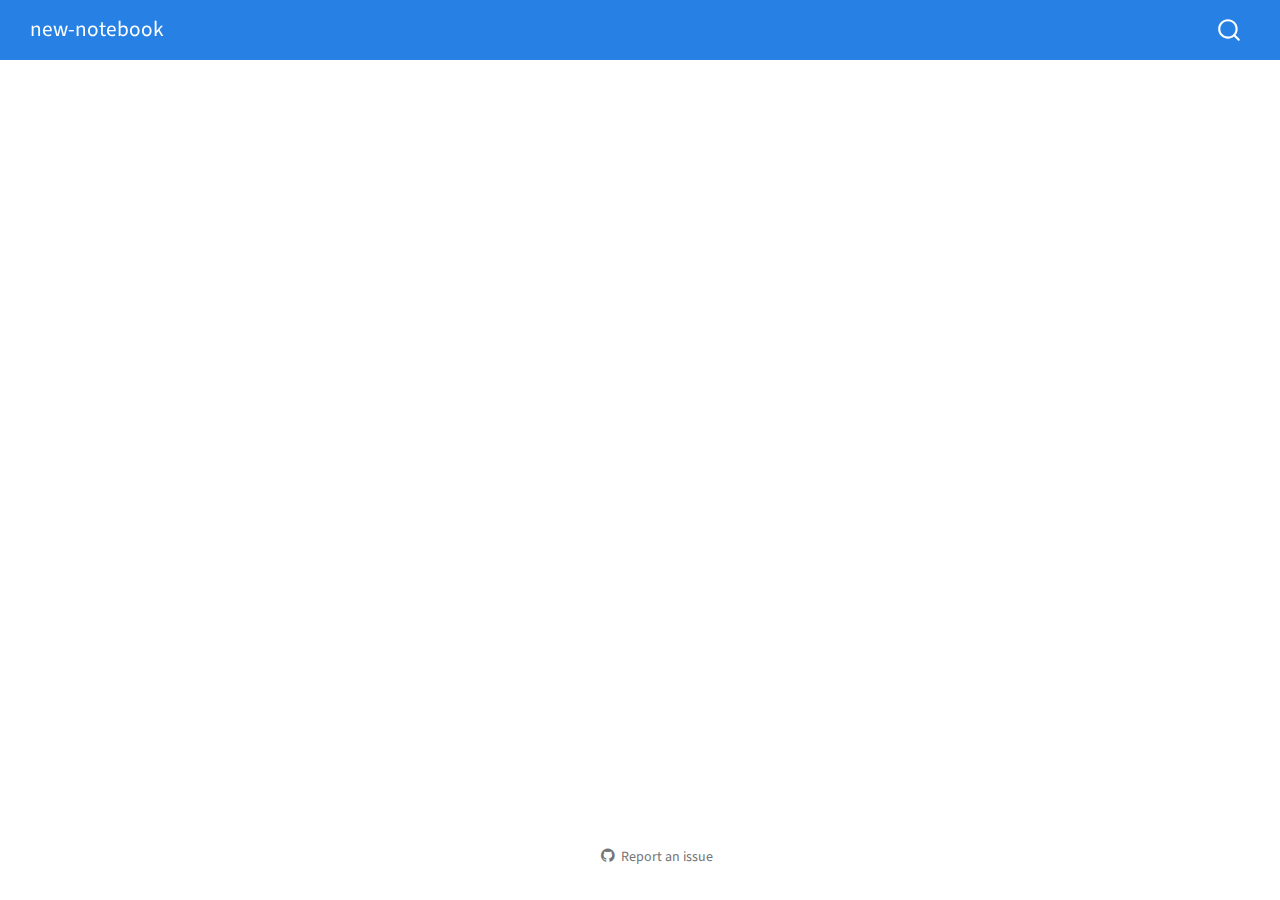
<file: blog/posts/index.html>
<!DOCTYPE html>
<html xmlns="http://www.w3.org/1999/xhtml" lang="en" xml:lang="en"><head>

<meta charset="utf-8">
<meta name="generator" content="quarto-1.4.550">

<meta name="viewport" content="width=device-width, initial-scale=1.0, user-scalable=yes">


<title>new-notebook</title>
<style>
code{white-space: pre-wrap;}
span.smallcaps{font-variant: small-caps;}
div.columns{display: flex; gap: min(4vw, 1.5em);}
div.column{flex: auto; overflow-x: auto;}
div.hanging-indent{margin-left: 1.5em; text-indent: -1.5em;}
ul.task-list{list-style: none;}
ul.task-list li input[type="checkbox"] {
  width: 0.8em;
  margin: 0 0.8em 0.2em -1em; /* quarto-specific, see https://github.com/quarto-dev/quarto-cli/issues/4556 */ 
  vertical-align: middle;
}
</style>


<script src="../../site_libs/quarto-nav/quarto-nav.js"></script>
<script src="../../site_libs/quarto-nav/headroom.min.js"></script>
<script src="../../site_libs/clipboard/clipboard.min.js"></script>
<script src="../../site_libs/quarto-search/autocomplete.umd.js"></script>
<script src="../../site_libs/quarto-search/fuse.min.js"></script>
<script src="../../site_libs/quarto-search/quarto-search.js"></script>
<meta name="quarto:offset" content="../../">
<script src="../../site_libs/quarto-html/quarto.js"></script>
<script src="../../site_libs/quarto-html/popper.min.js"></script>
<script src="../../site_libs/quarto-html/tippy.umd.min.js"></script>
<script src="../../site_libs/quarto-html/anchor.min.js"></script>
<link href="../../site_libs/quarto-html/tippy.css" rel="stylesheet">
<link href="../../site_libs/quarto-html/quarto-syntax-highlighting.css" rel="stylesheet" id="quarto-text-highlighting-styles">
<script src="../../site_libs/bootstrap/bootstrap.min.js"></script>
<link href="../../site_libs/bootstrap/bootstrap-icons.css" rel="stylesheet">
<link href="../../site_libs/bootstrap/bootstrap.min.css" rel="stylesheet" id="quarto-bootstrap" data-mode="light">
<script id="quarto-search-options" type="application/json">{
  "location": "navbar",
  "copy-button": false,
  "collapse-after": 3,
  "panel-placement": "end",
  "type": "overlay",
  "limit": 50,
  "keyboard-shortcut": [
    "f",
    "/",
    "s"
  ],
  "show-item-context": false,
  "language": {
    "search-no-results-text": "No results",
    "search-matching-documents-text": "matching documents",
    "search-copy-link-title": "Copy link to search",
    "search-hide-matches-text": "Hide additional matches",
    "search-more-match-text": "more match in this document",
    "search-more-matches-text": "more matches in this document",
    "search-clear-button-title": "Clear",
    "search-text-placeholder": "",
    "search-detached-cancel-button-title": "Cancel",
    "search-submit-button-title": "Submit",
    "search-label": "Search"
  }
}</script>


<link rel="stylesheet" href="../../styles.css">
<meta property="og:title" content="new-notebook">
<meta property="og:site_name" content="new-notebook">
<meta name="twitter:title" content="new-notebook">
<meta name="twitter:card" content="summary">
</head>

<body class="nav-sidebar floating nav-fixed">

<div id="quarto-search-results"></div>
  <header id="quarto-header" class="headroom fixed-top">
    <nav class="navbar navbar-expand-lg " data-bs-theme="dark">
      <div class="navbar-container container-fluid">
      <div class="navbar-brand-container mx-auto">
    <a class="navbar-brand" href="../../index.html">
    <span class="navbar-title">new-notebook</span>
    </a>
  </div>
        <div class="quarto-navbar-tools">
</div>
          <div id="quarto-search" class="" title="Search"></div>
      </div> <!-- /container-fluid -->
    </nav>
  <nav class="quarto-secondary-nav">
    <div class="container-fluid d-flex">
      <button type="button" class="quarto-btn-toggle btn" data-bs-toggle="collapse" data-bs-target=".quarto-sidebar-collapse-item" aria-controls="quarto-sidebar" aria-expanded="false" aria-label="Toggle sidebar navigation" onclick="if (window.quartoToggleHeadroom) { window.quartoToggleHeadroom(); }">
        <i class="bi bi-layout-text-sidebar-reverse"></i>
      </button>
        <nav class="quarto-page-breadcrumbs" aria-label="breadcrumb"><ol class="breadcrumb"></ol></nav>
        <a class="flex-grow-1" role="button" data-bs-toggle="collapse" data-bs-target=".quarto-sidebar-collapse-item" aria-controls="quarto-sidebar" aria-expanded="false" aria-label="Toggle sidebar navigation" onclick="if (window.quartoToggleHeadroom) { window.quartoToggleHeadroom(); }">      
        </a>
    </div>
  </nav>
</header>
<!-- content -->
<div id="quarto-content" class="quarto-container page-columns page-rows-contents page-layout-article page-navbar">
<!-- sidebar -->
  <nav id="quarto-sidebar" class="sidebar collapse collapse-horizontal quarto-sidebar-collapse-item sidebar-navigation floating overflow-auto">
</nav>
<div id="quarto-sidebar-glass" class="quarto-sidebar-collapse-item" data-bs-toggle="collapse" data-bs-target=".quarto-sidebar-collapse-item"></div>
<!-- margin-sidebar -->
    <div id="quarto-margin-sidebar" class="sidebar margin-sidebar">
        
    </div>
<!-- main -->
<main class="content" id="quarto-document-content">







</main> <!-- /main -->
<script id="quarto-html-after-body" type="application/javascript">
window.document.addEventListener("DOMContentLoaded", function (event) {
  const toggleBodyColorMode = (bsSheetEl) => {
    const mode = bsSheetEl.getAttribute("data-mode");
    const bodyEl = window.document.querySelector("body");
    if (mode === "dark") {
      bodyEl.classList.add("quarto-dark");
      bodyEl.classList.remove("quarto-light");
    } else {
      bodyEl.classList.add("quarto-light");
      bodyEl.classList.remove("quarto-dark");
    }
  }
  const toggleBodyColorPrimary = () => {
    const bsSheetEl = window.document.querySelector("link#quarto-bootstrap");
    if (bsSheetEl) {
      toggleBodyColorMode(bsSheetEl);
    }
  }
  toggleBodyColorPrimary();  
  const icon = "";
  const anchorJS = new window.AnchorJS();
  anchorJS.options = {
    placement: 'right',
    icon: icon
  };
  anchorJS.add('.anchored');
  const isCodeAnnotation = (el) => {
    for (const clz of el.classList) {
      if (clz.startsWith('code-annotation-')) {                     
        return true;
      }
    }
    return false;
  }
  const clipboard = new window.ClipboardJS('.code-copy-button', {
    text: function(trigger) {
      const codeEl = trigger.previousElementSibling.cloneNode(true);
      for (const childEl of codeEl.children) {
        if (isCodeAnnotation(childEl)) {
          childEl.remove();
        }
      }
      return codeEl.innerText;
    }
  });
  clipboard.on('success', function(e) {
    // button target
    const button = e.trigger;
    // don't keep focus
    button.blur();
    // flash "checked"
    button.classList.add('code-copy-button-checked');
    var currentTitle = button.getAttribute("title");
    button.setAttribute("title", "Copied!");
    let tooltip;
    if (window.bootstrap) {
      button.setAttribute("data-bs-toggle", "tooltip");
      button.setAttribute("data-bs-placement", "left");
      button.setAttribute("data-bs-title", "Copied!");
      tooltip = new bootstrap.Tooltip(button, 
        { trigger: "manual", 
          customClass: "code-copy-button-tooltip",
          offset: [0, -8]});
      tooltip.show();    
    }
    setTimeout(function() {
      if (tooltip) {
        tooltip.hide();
        button.removeAttribute("data-bs-title");
        button.removeAttribute("data-bs-toggle");
        button.removeAttribute("data-bs-placement");
      }
      button.setAttribute("title", currentTitle);
      button.classList.remove('code-copy-button-checked');
    }, 1000);
    // clear code selection
    e.clearSelection();
  });
  function tippyHover(el, contentFn, onTriggerFn, onUntriggerFn) {
    const config = {
      allowHTML: true,
      maxWidth: 500,
      delay: 100,
      arrow: false,
      appendTo: function(el) {
          return el.parentElement;
      },
      interactive: true,
      interactiveBorder: 10,
      theme: 'quarto',
      placement: 'bottom-start',
    };
    if (contentFn) {
      config.content = contentFn;
    }
    if (onTriggerFn) {
      config.onTrigger = onTriggerFn;
    }
    if (onUntriggerFn) {
      config.onUntrigger = onUntriggerFn;
    }
    window.tippy(el, config); 
  }
  const noterefs = window.document.querySelectorAll('a[role="doc-noteref"]');
  for (var i=0; i<noterefs.length; i++) {
    const ref = noterefs[i];
    tippyHover(ref, function() {
      // use id or data attribute instead here
      let href = ref.getAttribute('data-footnote-href') || ref.getAttribute('href');
      try { href = new URL(href).hash; } catch {}
      const id = href.replace(/^#\/?/, "");
      const note = window.document.getElementById(id);
      return note.innerHTML;
    });
  }
  const xrefs = window.document.querySelectorAll('a.quarto-xref');
  const processXRef = (id, note) => {
    // Strip column container classes
    const stripColumnClz = (el) => {
      el.classList.remove("page-full", "page-columns");
      if (el.children) {
        for (const child of el.children) {
          stripColumnClz(child);
        }
      }
    }
    stripColumnClz(note)
    if (id === null || id.startsWith('sec-')) {
      // Special case sections, only their first couple elements
      const container = document.createElement("div");
      if (note.children && note.children.length > 2) {
        container.appendChild(note.children[0].cloneNode(true));
        for (let i = 1; i < note.children.length; i++) {
          const child = note.children[i];
          if (child.tagName === "P" && child.innerText === "") {
            continue;
          } else {
            container.appendChild(child.cloneNode(true));
            break;
          }
        }
        if (window.Quarto?.typesetMath) {
          window.Quarto.typesetMath(container);
        }
        return container.innerHTML
      } else {
        if (window.Quarto?.typesetMath) {
          window.Quarto.typesetMath(note);
        }
        return note.innerHTML;
      }
    } else {
      // Remove any anchor links if they are present
      const anchorLink = note.querySelector('a.anchorjs-link');
      if (anchorLink) {
        anchorLink.remove();
      }
      if (window.Quarto?.typesetMath) {
        window.Quarto.typesetMath(note);
      }
      // TODO in 1.5, we should make sure this works without a callout special case
      if (note.classList.contains("callout")) {
        return note.outerHTML;
      } else {
        return note.innerHTML;
      }
    }
  }
  for (var i=0; i<xrefs.length; i++) {
    const xref = xrefs[i];
    tippyHover(xref, undefined, function(instance) {
      instance.disable();
      let url = xref.getAttribute('href');
      let hash = undefined; 
      if (url.startsWith('#')) {
        hash = url;
      } else {
        try { hash = new URL(url).hash; } catch {}
      }
      if (hash) {
        const id = hash.replace(/^#\/?/, "");
        const note = window.document.getElementById(id);
        if (note !== null) {
          try {
            const html = processXRef(id, note.cloneNode(true));
            instance.setContent(html);
          } finally {
            instance.enable();
            instance.show();
          }
        } else {
          // See if we can fetch this
          fetch(url.split('#')[0])
          .then(res => res.text())
          .then(html => {
            const parser = new DOMParser();
            const htmlDoc = parser.parseFromString(html, "text/html");
            const note = htmlDoc.getElementById(id);
            if (note !== null) {
              const html = processXRef(id, note);
              instance.setContent(html);
            } 
          }).finally(() => {
            instance.enable();
            instance.show();
          });
        }
      } else {
        // See if we can fetch a full url (with no hash to target)
        // This is a special case and we should probably do some content thinning / targeting
        fetch(url)
        .then(res => res.text())
        .then(html => {
          const parser = new DOMParser();
          const htmlDoc = parser.parseFromString(html, "text/html");
          const note = htmlDoc.querySelector('main.content');
          if (note !== null) {
            // This should only happen for chapter cross references
            // (since there is no id in the URL)
            // remove the first header
            if (note.children.length > 0 && note.children[0].tagName === "HEADER") {
              note.children[0].remove();
            }
            const html = processXRef(null, note);
            instance.setContent(html);
          } 
        }).finally(() => {
          instance.enable();
          instance.show();
        });
      }
    }, function(instance) {
    });
  }
      let selectedAnnoteEl;
      const selectorForAnnotation = ( cell, annotation) => {
        let cellAttr = 'data-code-cell="' + cell + '"';
        let lineAttr = 'data-code-annotation="' +  annotation + '"';
        const selector = 'span[' + cellAttr + '][' + lineAttr + ']';
        return selector;
      }
      const selectCodeLines = (annoteEl) => {
        const doc = window.document;
        const targetCell = annoteEl.getAttribute("data-target-cell");
        const targetAnnotation = annoteEl.getAttribute("data-target-annotation");
        const annoteSpan = window.document.querySelector(selectorForAnnotation(targetCell, targetAnnotation));
        const lines = annoteSpan.getAttribute("data-code-lines").split(",");
        const lineIds = lines.map((line) => {
          return targetCell + "-" + line;
        })
        let top = null;
        let height = null;
        let parent = null;
        if (lineIds.length > 0) {
            //compute the position of the single el (top and bottom and make a div)
            const el = window.document.getElementById(lineIds[0]);
            top = el.offsetTop;
            height = el.offsetHeight;
            parent = el.parentElement.parentElement;
          if (lineIds.length > 1) {
            const lastEl = window.document.getElementById(lineIds[lineIds.length - 1]);
            const bottom = lastEl.offsetTop + lastEl.offsetHeight;
            height = bottom - top;
          }
          if (top !== null && height !== null && parent !== null) {
            // cook up a div (if necessary) and position it 
            let div = window.document.getElementById("code-annotation-line-highlight");
            if (div === null) {
              div = window.document.createElement("div");
              div.setAttribute("id", "code-annotation-line-highlight");
              div.style.position = 'absolute';
              parent.appendChild(div);
            }
            div.style.top = top - 2 + "px";
            div.style.height = height + 4 + "px";
            div.style.left = 0;
            let gutterDiv = window.document.getElementById("code-annotation-line-highlight-gutter");
            if (gutterDiv === null) {
              gutterDiv = window.document.createElement("div");
              gutterDiv.setAttribute("id", "code-annotation-line-highlight-gutter");
              gutterDiv.style.position = 'absolute';
              const codeCell = window.document.getElementById(targetCell);
              const gutter = codeCell.querySelector('.code-annotation-gutter');
              gutter.appendChild(gutterDiv);
            }
            gutterDiv.style.top = top - 2 + "px";
            gutterDiv.style.height = height + 4 + "px";
          }
          selectedAnnoteEl = annoteEl;
        }
      };
      const unselectCodeLines = () => {
        const elementsIds = ["code-annotation-line-highlight", "code-annotation-line-highlight-gutter"];
        elementsIds.forEach((elId) => {
          const div = window.document.getElementById(elId);
          if (div) {
            div.remove();
          }
        });
        selectedAnnoteEl = undefined;
      };
        // Handle positioning of the toggle
    window.addEventListener(
      "resize",
      throttle(() => {
        elRect = undefined;
        if (selectedAnnoteEl) {
          selectCodeLines(selectedAnnoteEl);
        }
      }, 10)
    );
    function throttle(fn, ms) {
    let throttle = false;
    let timer;
      return (...args) => {
        if(!throttle) { // first call gets through
            fn.apply(this, args);
            throttle = true;
        } else { // all the others get throttled
            if(timer) clearTimeout(timer); // cancel #2
            timer = setTimeout(() => {
              fn.apply(this, args);
              timer = throttle = false;
            }, ms);
        }
      };
    }
      // Attach click handler to the DT
      const annoteDls = window.document.querySelectorAll('dt[data-target-cell]');
      for (const annoteDlNode of annoteDls) {
        annoteDlNode.addEventListener('click', (event) => {
          const clickedEl = event.target;
          if (clickedEl !== selectedAnnoteEl) {
            unselectCodeLines();
            const activeEl = window.document.querySelector('dt[data-target-cell].code-annotation-active');
            if (activeEl) {
              activeEl.classList.remove('code-annotation-active');
            }
            selectCodeLines(clickedEl);
            clickedEl.classList.add('code-annotation-active');
          } else {
            // Unselect the line
            unselectCodeLines();
            clickedEl.classList.remove('code-annotation-active');
          }
        });
      }
  const findCites = (el) => {
    const parentEl = el.parentElement;
    if (parentEl) {
      const cites = parentEl.dataset.cites;
      if (cites) {
        return {
          el,
          cites: cites.split(' ')
        };
      } else {
        return findCites(el.parentElement)
      }
    } else {
      return undefined;
    }
  };
  var bibliorefs = window.document.querySelectorAll('a[role="doc-biblioref"]');
  for (var i=0; i<bibliorefs.length; i++) {
    const ref = bibliorefs[i];
    const citeInfo = findCites(ref);
    if (citeInfo) {
      tippyHover(citeInfo.el, function() {
        var popup = window.document.createElement('div');
        citeInfo.cites.forEach(function(cite) {
          var citeDiv = window.document.createElement('div');
          citeDiv.classList.add('hanging-indent');
          citeDiv.classList.add('csl-entry');
          var biblioDiv = window.document.getElementById('ref-' + cite);
          if (biblioDiv) {
            citeDiv.innerHTML = biblioDiv.innerHTML;
          }
          popup.appendChild(citeDiv);
        });
        return popup.innerHTML;
      });
    }
  }
});
</script>
</div> <!-- /content -->




<footer class="footer"><div class="nav-footer"><div class="nav-footer-center"><div class="toc-actions"><ul><li><a href="https://github.com/adamaslan/new-notebook/issues/new" class="toc-action"><i class="bi bi-github"></i>Report an issue</a></li></ul></div></div></div></footer></body></html>
</file>
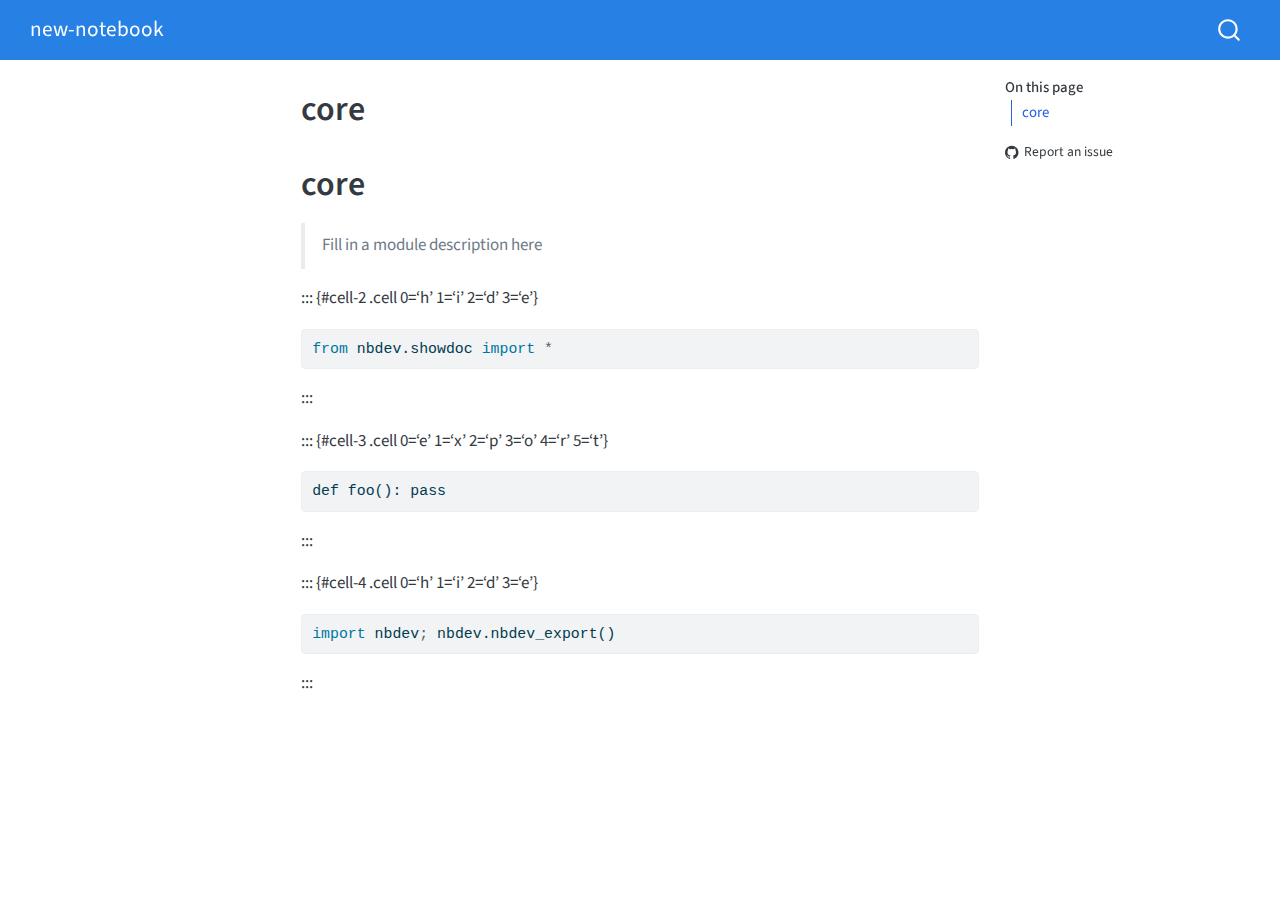
<file: 00_core.html>
<!DOCTYPE html>
<html xmlns="http://www.w3.org/1999/xhtml" lang="en" xml:lang="en"><head>

<meta charset="utf-8">
<meta name="generator" content="quarto-1.4.550">

<meta name="viewport" content="width=device-width, initial-scale=1.0, user-scalable=yes">


<title>new-notebook - core</title>
<style>
code{white-space: pre-wrap;}
span.smallcaps{font-variant: small-caps;}
div.columns{display: flex; gap: min(4vw, 1.5em);}
div.column{flex: auto; overflow-x: auto;}
div.hanging-indent{margin-left: 1.5em; text-indent: -1.5em;}
ul.task-list{list-style: none;}
ul.task-list li input[type="checkbox"] {
  width: 0.8em;
  margin: 0 0.8em 0.2em -1em; /* quarto-specific, see https://github.com/quarto-dev/quarto-cli/issues/4556 */ 
  vertical-align: middle;
}
/* CSS for syntax highlighting */
pre > code.sourceCode { white-space: pre; position: relative; }
pre > code.sourceCode > span { line-height: 1.25; }
pre > code.sourceCode > span:empty { height: 1.2em; }
.sourceCode { overflow: visible; }
code.sourceCode > span { color: inherit; text-decoration: inherit; }
div.sourceCode { margin: 1em 0; }
pre.sourceCode { margin: 0; }
@media screen {
div.sourceCode { overflow: auto; }
}
@media print {
pre > code.sourceCode { white-space: pre-wrap; }
pre > code.sourceCode > span { text-indent: -5em; padding-left: 5em; }
}
pre.numberSource code
  { counter-reset: source-line 0; }
pre.numberSource code > span
  { position: relative; left: -4em; counter-increment: source-line; }
pre.numberSource code > span > a:first-child::before
  { content: counter(source-line);
    position: relative; left: -1em; text-align: right; vertical-align: baseline;
    border: none; display: inline-block;
    -webkit-touch-callout: none; -webkit-user-select: none;
    -khtml-user-select: none; -moz-user-select: none;
    -ms-user-select: none; user-select: none;
    padding: 0 4px; width: 4em;
  }
pre.numberSource { margin-left: 3em;  padding-left: 4px; }
div.sourceCode
  {   }
@media screen {
pre > code.sourceCode > span > a:first-child::before { text-decoration: underline; }
}
</style>


<script src="site_libs/quarto-nav/quarto-nav.js"></script>
<script src="site_libs/quarto-nav/headroom.min.js"></script>
<script src="site_libs/clipboard/clipboard.min.js"></script>
<script src="site_libs/quarto-search/autocomplete.umd.js"></script>
<script src="site_libs/quarto-search/fuse.min.js"></script>
<script src="site_libs/quarto-search/quarto-search.js"></script>
<meta name="quarto:offset" content="./">
<script src="site_libs/quarto-html/quarto.js"></script>
<script src="site_libs/quarto-html/popper.min.js"></script>
<script src="site_libs/quarto-html/tippy.umd.min.js"></script>
<script src="site_libs/quarto-html/anchor.min.js"></script>
<link href="site_libs/quarto-html/tippy.css" rel="stylesheet">
<link href="site_libs/quarto-html/quarto-syntax-highlighting.css" rel="stylesheet" id="quarto-text-highlighting-styles">
<script src="site_libs/bootstrap/bootstrap.min.js"></script>
<link href="site_libs/bootstrap/bootstrap-icons.css" rel="stylesheet">
<link href="site_libs/bootstrap/bootstrap.min.css" rel="stylesheet" id="quarto-bootstrap" data-mode="light">
<script id="quarto-search-options" type="application/json">{
  "location": "navbar",
  "copy-button": false,
  "collapse-after": 3,
  "panel-placement": "end",
  "type": "overlay",
  "limit": 50,
  "keyboard-shortcut": [
    "f",
    "/",
    "s"
  ],
  "show-item-context": false,
  "language": {
    "search-no-results-text": "No results",
    "search-matching-documents-text": "matching documents",
    "search-copy-link-title": "Copy link to search",
    "search-hide-matches-text": "Hide additional matches",
    "search-more-match-text": "more match in this document",
    "search-more-matches-text": "more matches in this document",
    "search-clear-button-title": "Clear",
    "search-text-placeholder": "",
    "search-detached-cancel-button-title": "Cancel",
    "search-submit-button-title": "Submit",
    "search-label": "Search"
  }
}</script>


<link rel="stylesheet" href="styles.css">
<meta property="og:title" content="new-notebook - core">
<meta property="og:description" content="new NB">
<meta property="og:site_name" content="new-notebook">
<meta name="twitter:title" content="new-notebook - core">
<meta name="twitter:description" content="new NB">
<meta name="twitter:card" content="summary">
</head>

<body class="nav-sidebar floating nav-fixed">

<div id="quarto-search-results"></div>
  <header id="quarto-header" class="headroom fixed-top">
    <nav class="navbar navbar-expand-lg " data-bs-theme="dark">
      <div class="navbar-container container-fluid">
      <div class="navbar-brand-container mx-auto">
    <a class="navbar-brand" href="./index.html">
    <span class="navbar-title">new-notebook</span>
    </a>
  </div>
        <div class="quarto-navbar-tools">
</div>
          <div id="quarto-search" class="" title="Search"></div>
      </div> <!-- /container-fluid -->
    </nav>
  <nav class="quarto-secondary-nav">
    <div class="container-fluid d-flex">
      <button type="button" class="quarto-btn-toggle btn" data-bs-toggle="collapse" data-bs-target=".quarto-sidebar-collapse-item" aria-controls="quarto-sidebar" aria-expanded="false" aria-label="Toggle sidebar navigation" onclick="if (window.quartoToggleHeadroom) { window.quartoToggleHeadroom(); }">
        <i class="bi bi-layout-text-sidebar-reverse"></i>
      </button>
        <nav class="quarto-page-breadcrumbs" aria-label="breadcrumb"><ol class="breadcrumb"><li class="breadcrumb-item">core</li></ol></nav>
        <a class="flex-grow-1" role="button" data-bs-toggle="collapse" data-bs-target=".quarto-sidebar-collapse-item" aria-controls="quarto-sidebar" aria-expanded="false" aria-label="Toggle sidebar navigation" onclick="if (window.quartoToggleHeadroom) { window.quartoToggleHeadroom(); }">      
        </a>
    </div>
  </nav>
</header>
<!-- content -->
<div id="quarto-content" class="quarto-container page-columns page-rows-contents page-layout-article page-navbar">
<!-- sidebar -->
  <nav id="quarto-sidebar" class="sidebar collapse collapse-horizontal quarto-sidebar-collapse-item sidebar-navigation floating overflow-auto">
</nav>
<div id="quarto-sidebar-glass" class="quarto-sidebar-collapse-item" data-bs-toggle="collapse" data-bs-target=".quarto-sidebar-collapse-item"></div>
<!-- margin-sidebar -->
    <div id="quarto-margin-sidebar" class="sidebar margin-sidebar">
        <nav id="TOC" role="doc-toc" class="toc-active">
    <h2 id="toc-title">On this page</h2>
   
  <ul>
  <li><a href="#core" id="toc-core" class="nav-link active" data-scroll-target="#core">core</a></li>
  </ul>
<div class="toc-actions"><ul><li><a href="https://github.com/adamaslan/new-notebook/issues/new" class="toc-action"><i class="bi bi-github"></i>Report an issue</a></li></ul></div></nav>
    </div>
<!-- main -->
<main class="content" id="quarto-document-content">

<header id="title-block-header" class="quarto-title-block default">
<div class="quarto-title">
<h1 class="title">core</h1>
</div>



<div class="quarto-title-meta">

    
  
    
  </div>
  


</header>


<section id="core" class="level1">
<h1>core</h1>
<blockquote class="blockquote">
<p>Fill in a module description here</p>
</blockquote>
<p>::: {#cell-2 .cell 0=‘h’ 1=‘i’ 2=‘d’ 3=‘e’}</p>
<div class="sourceCode cell-code" id="cb1"><pre class="sourceCode python code-with-copy"><code class="sourceCode python"><span id="cb1-1"><a href="#cb1-1" aria-hidden="true" tabindex="-1"></a><span class="im">from</span> nbdev.showdoc <span class="im">import</span> <span class="op">*</span></span></code><button title="Copy to Clipboard" class="code-copy-button"><i class="bi"></i></button></pre></div>
<p>:::</p>
<p>::: {#cell-3 .cell 0=‘e’ 1=‘x’ 2=‘p’ 3=‘o’ 4=‘r’ 5=‘t’}</p>
<div class="sourceCode cell-code" id="cb2"><pre class="sourceCode python code-with-copy"><code class="sourceCode python"><span id="cb2-1"><a href="#cb2-1" aria-hidden="true" tabindex="-1"></a><span class="kw">def</span> foo(): <span class="cf">pass</span></span></code><button title="Copy to Clipboard" class="code-copy-button"><i class="bi"></i></button></pre></div>
<p>:::</p>
<p>::: {#cell-4 .cell 0=‘h’ 1=‘i’ 2=‘d’ 3=‘e’}</p>
<div class="sourceCode cell-code" id="cb3"><pre class="sourceCode python code-with-copy"><code class="sourceCode python"><span id="cb3-1"><a href="#cb3-1" aria-hidden="true" tabindex="-1"></a><span class="im">import</span> nbdev<span class="op">;</span> nbdev.nbdev_export()</span></code><button title="Copy to Clipboard" class="code-copy-button"><i class="bi"></i></button></pre></div>
<p>:::</p>


</section>

</main> <!-- /main -->
<script id="quarto-html-after-body" type="application/javascript">
window.document.addEventListener("DOMContentLoaded", function (event) {
  const toggleBodyColorMode = (bsSheetEl) => {
    const mode = bsSheetEl.getAttribute("data-mode");
    const bodyEl = window.document.querySelector("body");
    if (mode === "dark") {
      bodyEl.classList.add("quarto-dark");
      bodyEl.classList.remove("quarto-light");
    } else {
      bodyEl.classList.add("quarto-light");
      bodyEl.classList.remove("quarto-dark");
    }
  }
  const toggleBodyColorPrimary = () => {
    const bsSheetEl = window.document.querySelector("link#quarto-bootstrap");
    if (bsSheetEl) {
      toggleBodyColorMode(bsSheetEl);
    }
  }
  toggleBodyColorPrimary();  
  const icon = "";
  const anchorJS = new window.AnchorJS();
  anchorJS.options = {
    placement: 'right',
    icon: icon
  };
  anchorJS.add('.anchored');
  const isCodeAnnotation = (el) => {
    for (const clz of el.classList) {
      if (clz.startsWith('code-annotation-')) {                     
        return true;
      }
    }
    return false;
  }
  const clipboard = new window.ClipboardJS('.code-copy-button', {
    text: function(trigger) {
      const codeEl = trigger.previousElementSibling.cloneNode(true);
      for (const childEl of codeEl.children) {
        if (isCodeAnnotation(childEl)) {
          childEl.remove();
        }
      }
      return codeEl.innerText;
    }
  });
  clipboard.on('success', function(e) {
    // button target
    const button = e.trigger;
    // don't keep focus
    button.blur();
    // flash "checked"
    button.classList.add('code-copy-button-checked');
    var currentTitle = button.getAttribute("title");
    button.setAttribute("title", "Copied!");
    let tooltip;
    if (window.bootstrap) {
      button.setAttribute("data-bs-toggle", "tooltip");
      button.setAttribute("data-bs-placement", "left");
      button.setAttribute("data-bs-title", "Copied!");
      tooltip = new bootstrap.Tooltip(button, 
        { trigger: "manual", 
          customClass: "code-copy-button-tooltip",
          offset: [0, -8]});
      tooltip.show();    
    }
    setTimeout(function() {
      if (tooltip) {
        tooltip.hide();
        button.removeAttribute("data-bs-title");
        button.removeAttribute("data-bs-toggle");
        button.removeAttribute("data-bs-placement");
      }
      button.setAttribute("title", currentTitle);
      button.classList.remove('code-copy-button-checked');
    }, 1000);
    // clear code selection
    e.clearSelection();
  });
  function tippyHover(el, contentFn, onTriggerFn, onUntriggerFn) {
    const config = {
      allowHTML: true,
      maxWidth: 500,
      delay: 100,
      arrow: false,
      appendTo: function(el) {
          return el.parentElement;
      },
      interactive: true,
      interactiveBorder: 10,
      theme: 'quarto',
      placement: 'bottom-start',
    };
    if (contentFn) {
      config.content = contentFn;
    }
    if (onTriggerFn) {
      config.onTrigger = onTriggerFn;
    }
    if (onUntriggerFn) {
      config.onUntrigger = onUntriggerFn;
    }
    window.tippy(el, config); 
  }
  const noterefs = window.document.querySelectorAll('a[role="doc-noteref"]');
  for (var i=0; i<noterefs.length; i++) {
    const ref = noterefs[i];
    tippyHover(ref, function() {
      // use id or data attribute instead here
      let href = ref.getAttribute('data-footnote-href') || ref.getAttribute('href');
      try { href = new URL(href).hash; } catch {}
      const id = href.replace(/^#\/?/, "");
      const note = window.document.getElementById(id);
      return note.innerHTML;
    });
  }
  const xrefs = window.document.querySelectorAll('a.quarto-xref');
  const processXRef = (id, note) => {
    // Strip column container classes
    const stripColumnClz = (el) => {
      el.classList.remove("page-full", "page-columns");
      if (el.children) {
        for (const child of el.children) {
          stripColumnClz(child);
        }
      }
    }
    stripColumnClz(note)
    if (id === null || id.startsWith('sec-')) {
      // Special case sections, only their first couple elements
      const container = document.createElement("div");
      if (note.children && note.children.length > 2) {
        container.appendChild(note.children[0].cloneNode(true));
        for (let i = 1; i < note.children.length; i++) {
          const child = note.children[i];
          if (child.tagName === "P" && child.innerText === "") {
            continue;
          } else {
            container.appendChild(child.cloneNode(true));
            break;
          }
        }
        if (window.Quarto?.typesetMath) {
          window.Quarto.typesetMath(container);
        }
        return container.innerHTML
      } else {
        if (window.Quarto?.typesetMath) {
          window.Quarto.typesetMath(note);
        }
        return note.innerHTML;
      }
    } else {
      // Remove any anchor links if they are present
      const anchorLink = note.querySelector('a.anchorjs-link');
      if (anchorLink) {
        anchorLink.remove();
      }
      if (window.Quarto?.typesetMath) {
        window.Quarto.typesetMath(note);
      }
      // TODO in 1.5, we should make sure this works without a callout special case
      if (note.classList.contains("callout")) {
        return note.outerHTML;
      } else {
        return note.innerHTML;
      }
    }
  }
  for (var i=0; i<xrefs.length; i++) {
    const xref = xrefs[i];
    tippyHover(xref, undefined, function(instance) {
      instance.disable();
      let url = xref.getAttribute('href');
      let hash = undefined; 
      if (url.startsWith('#')) {
        hash = url;
      } else {
        try { hash = new URL(url).hash; } catch {}
      }
      if (hash) {
        const id = hash.replace(/^#\/?/, "");
        const note = window.document.getElementById(id);
        if (note !== null) {
          try {
            const html = processXRef(id, note.cloneNode(true));
            instance.setContent(html);
          } finally {
            instance.enable();
            instance.show();
          }
        } else {
          // See if we can fetch this
          fetch(url.split('#')[0])
          .then(res => res.text())
          .then(html => {
            const parser = new DOMParser();
            const htmlDoc = parser.parseFromString(html, "text/html");
            const note = htmlDoc.getElementById(id);
            if (note !== null) {
              const html = processXRef(id, note);
              instance.setContent(html);
            } 
          }).finally(() => {
            instance.enable();
            instance.show();
          });
        }
      } else {
        // See if we can fetch a full url (with no hash to target)
        // This is a special case and we should probably do some content thinning / targeting
        fetch(url)
        .then(res => res.text())
        .then(html => {
          const parser = new DOMParser();
          const htmlDoc = parser.parseFromString(html, "text/html");
          const note = htmlDoc.querySelector('main.content');
          if (note !== null) {
            // This should only happen for chapter cross references
            // (since there is no id in the URL)
            // remove the first header
            if (note.children.length > 0 && note.children[0].tagName === "HEADER") {
              note.children[0].remove();
            }
            const html = processXRef(null, note);
            instance.setContent(html);
          } 
        }).finally(() => {
          instance.enable();
          instance.show();
        });
      }
    }, function(instance) {
    });
  }
      let selectedAnnoteEl;
      const selectorForAnnotation = ( cell, annotation) => {
        let cellAttr = 'data-code-cell="' + cell + '"';
        let lineAttr = 'data-code-annotation="' +  annotation + '"';
        const selector = 'span[' + cellAttr + '][' + lineAttr + ']';
        return selector;
      }
      const selectCodeLines = (annoteEl) => {
        const doc = window.document;
        const targetCell = annoteEl.getAttribute("data-target-cell");
        const targetAnnotation = annoteEl.getAttribute("data-target-annotation");
        const annoteSpan = window.document.querySelector(selectorForAnnotation(targetCell, targetAnnotation));
        const lines = annoteSpan.getAttribute("data-code-lines").split(",");
        const lineIds = lines.map((line) => {
          return targetCell + "-" + line;
        })
        let top = null;
        let height = null;
        let parent = null;
        if (lineIds.length > 0) {
            //compute the position of the single el (top and bottom and make a div)
            const el = window.document.getElementById(lineIds[0]);
            top = el.offsetTop;
            height = el.offsetHeight;
            parent = el.parentElement.parentElement;
          if (lineIds.length > 1) {
            const lastEl = window.document.getElementById(lineIds[lineIds.length - 1]);
            const bottom = lastEl.offsetTop + lastEl.offsetHeight;
            height = bottom - top;
          }
          if (top !== null && height !== null && parent !== null) {
            // cook up a div (if necessary) and position it 
            let div = window.document.getElementById("code-annotation-line-highlight");
            if (div === null) {
              div = window.document.createElement("div");
              div.setAttribute("id", "code-annotation-line-highlight");
              div.style.position = 'absolute';
              parent.appendChild(div);
            }
            div.style.top = top - 2 + "px";
            div.style.height = height + 4 + "px";
            div.style.left = 0;
            let gutterDiv = window.document.getElementById("code-annotation-line-highlight-gutter");
            if (gutterDiv === null) {
              gutterDiv = window.document.createElement("div");
              gutterDiv.setAttribute("id", "code-annotation-line-highlight-gutter");
              gutterDiv.style.position = 'absolute';
              const codeCell = window.document.getElementById(targetCell);
              const gutter = codeCell.querySelector('.code-annotation-gutter');
              gutter.appendChild(gutterDiv);
            }
            gutterDiv.style.top = top - 2 + "px";
            gutterDiv.style.height = height + 4 + "px";
          }
          selectedAnnoteEl = annoteEl;
        }
      };
      const unselectCodeLines = () => {
        const elementsIds = ["code-annotation-line-highlight", "code-annotation-line-highlight-gutter"];
        elementsIds.forEach((elId) => {
          const div = window.document.getElementById(elId);
          if (div) {
            div.remove();
          }
        });
        selectedAnnoteEl = undefined;
      };
        // Handle positioning of the toggle
    window.addEventListener(
      "resize",
      throttle(() => {
        elRect = undefined;
        if (selectedAnnoteEl) {
          selectCodeLines(selectedAnnoteEl);
        }
      }, 10)
    );
    function throttle(fn, ms) {
    let throttle = false;
    let timer;
      return (...args) => {
        if(!throttle) { // first call gets through
            fn.apply(this, args);
            throttle = true;
        } else { // all the others get throttled
            if(timer) clearTimeout(timer); // cancel #2
            timer = setTimeout(() => {
              fn.apply(this, args);
              timer = throttle = false;
            }, ms);
        }
      };
    }
      // Attach click handler to the DT
      const annoteDls = window.document.querySelectorAll('dt[data-target-cell]');
      for (const annoteDlNode of annoteDls) {
        annoteDlNode.addEventListener('click', (event) => {
          const clickedEl = event.target;
          if (clickedEl !== selectedAnnoteEl) {
            unselectCodeLines();
            const activeEl = window.document.querySelector('dt[data-target-cell].code-annotation-active');
            if (activeEl) {
              activeEl.classList.remove('code-annotation-active');
            }
            selectCodeLines(clickedEl);
            clickedEl.classList.add('code-annotation-active');
          } else {
            // Unselect the line
            unselectCodeLines();
            clickedEl.classList.remove('code-annotation-active');
          }
        });
      }
  const findCites = (el) => {
    const parentEl = el.parentElement;
    if (parentEl) {
      const cites = parentEl.dataset.cites;
      if (cites) {
        return {
          el,
          cites: cites.split(' ')
        };
      } else {
        return findCites(el.parentElement)
      }
    } else {
      return undefined;
    }
  };
  var bibliorefs = window.document.querySelectorAll('a[role="doc-biblioref"]');
  for (var i=0; i<bibliorefs.length; i++) {
    const ref = bibliorefs[i];
    const citeInfo = findCites(ref);
    if (citeInfo) {
      tippyHover(citeInfo.el, function() {
        var popup = window.document.createElement('div');
        citeInfo.cites.forEach(function(cite) {
          var citeDiv = window.document.createElement('div');
          citeDiv.classList.add('hanging-indent');
          citeDiv.classList.add('csl-entry');
          var biblioDiv = window.document.getElementById('ref-' + cite);
          if (biblioDiv) {
            citeDiv.innerHTML = biblioDiv.innerHTML;
          }
          popup.appendChild(citeDiv);
        });
        return popup.innerHTML;
      });
    }
  }
});
</script>
</div> <!-- /content -->




<footer class="footer"><div class="nav-footer"><div class="nav-footer-center"><div class="toc-actions d-sm-block d-md-none"><ul><li><a href="https://github.com/adamaslan/new-notebook/issues/new" class="toc-action"><i class="bi bi-github"></i>Report an issue</a></li></ul></div></div></div></footer></body></html>
</file>
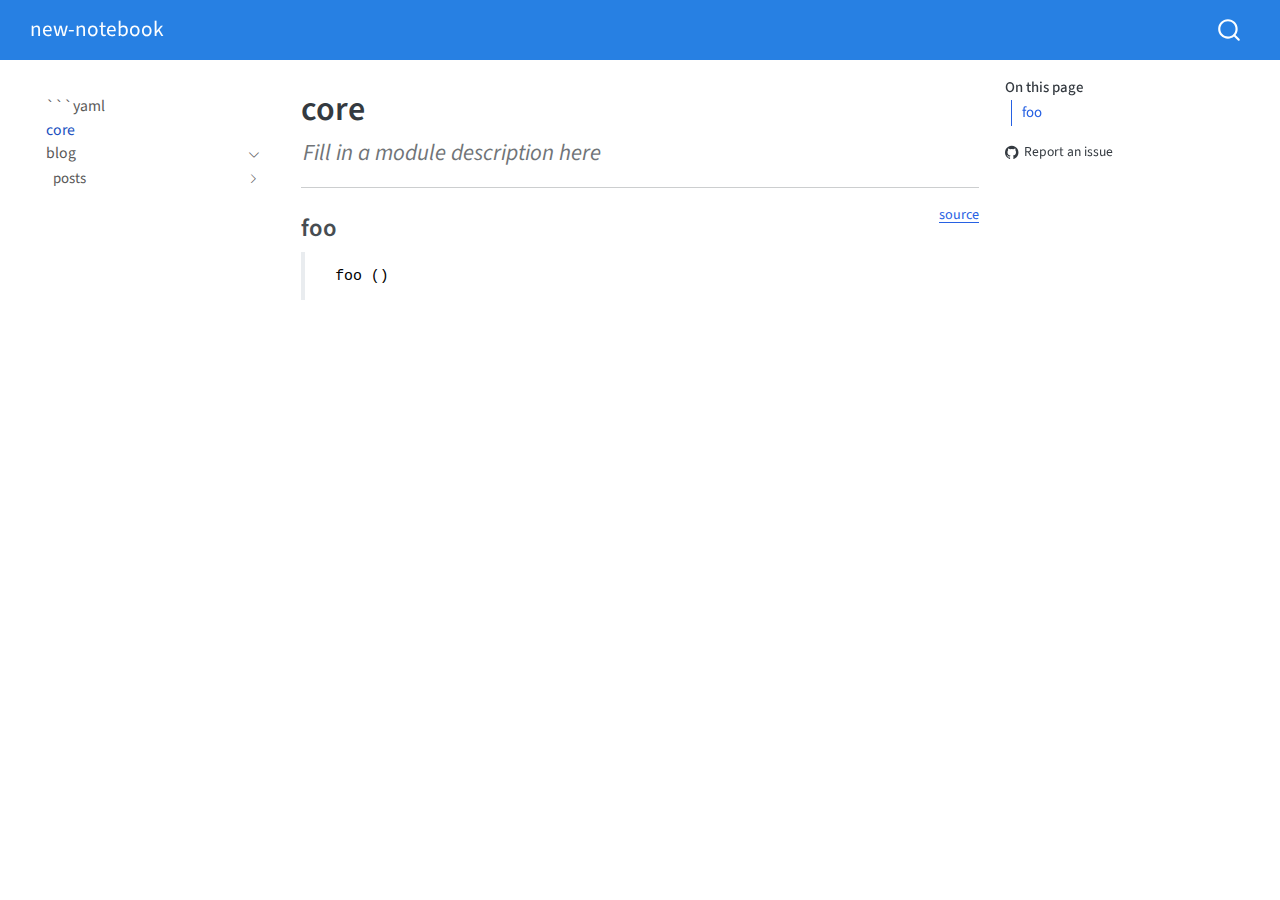
<file: core.html>
<!DOCTYPE html>
<html xmlns="http://www.w3.org/1999/xhtml" lang="en" xml:lang="en"><head>

<meta charset="utf-8">
<meta name="generator" content="quarto-1.4.550">

<meta name="viewport" content="width=device-width, initial-scale=1.0, user-scalable=yes">

<meta name="description" content="Fill in a module description here">

<title>new-notebook - core</title>
<style>
code{white-space: pre-wrap;}
span.smallcaps{font-variant: small-caps;}
div.columns{display: flex; gap: min(4vw, 1.5em);}
div.column{flex: auto; overflow-x: auto;}
div.hanging-indent{margin-left: 1.5em; text-indent: -1.5em;}
ul.task-list{list-style: none;}
ul.task-list li input[type="checkbox"] {
  width: 0.8em;
  margin: 0 0.8em 0.2em -1em; /* quarto-specific, see https://github.com/quarto-dev/quarto-cli/issues/4556 */ 
  vertical-align: middle;
}
</style>


<script src="site_libs/quarto-nav/quarto-nav.js"></script>
<script src="site_libs/quarto-nav/headroom.min.js"></script>
<script src="site_libs/clipboard/clipboard.min.js"></script>
<script src="site_libs/quarto-search/autocomplete.umd.js"></script>
<script src="site_libs/quarto-search/fuse.min.js"></script>
<script src="site_libs/quarto-search/quarto-search.js"></script>
<meta name="quarto:offset" content="./">
<script src="site_libs/quarto-html/quarto.js"></script>
<script src="site_libs/quarto-html/popper.min.js"></script>
<script src="site_libs/quarto-html/tippy.umd.min.js"></script>
<script src="site_libs/quarto-html/anchor.min.js"></script>
<link href="site_libs/quarto-html/tippy.css" rel="stylesheet">
<link href="site_libs/quarto-html/quarto-syntax-highlighting.css" rel="stylesheet" id="quarto-text-highlighting-styles">
<script src="site_libs/bootstrap/bootstrap.min.js"></script>
<link href="site_libs/bootstrap/bootstrap-icons.css" rel="stylesheet">
<link href="site_libs/bootstrap/bootstrap.min.css" rel="stylesheet" id="quarto-bootstrap" data-mode="light">
<script id="quarto-search-options" type="application/json">{
  "location": "navbar",
  "copy-button": false,
  "collapse-after": 3,
  "panel-placement": "end",
  "type": "overlay",
  "limit": 50,
  "keyboard-shortcut": [
    "f",
    "/",
    "s"
  ],
  "show-item-context": false,
  "language": {
    "search-no-results-text": "No results",
    "search-matching-documents-text": "matching documents",
    "search-copy-link-title": "Copy link to search",
    "search-hide-matches-text": "Hide additional matches",
    "search-more-match-text": "more match in this document",
    "search-more-matches-text": "more matches in this document",
    "search-clear-button-title": "Clear",
    "search-text-placeholder": "",
    "search-detached-cancel-button-title": "Cancel",
    "search-submit-button-title": "Submit",
    "search-label": "Search"
  }
}</script>


<link rel="stylesheet" href="styles.css">
<meta property="og:title" content="new-notebook - core">
<meta property="og:description" content="Fill in a module description here">
<meta property="og:site_name" content="new-notebook">
<meta name="twitter:title" content="new-notebook - core">
<meta name="twitter:description" content="Fill in a module description here">
<meta name="twitter:card" content="summary">
</head>

<body class="nav-sidebar floating nav-fixed">

<div id="quarto-search-results"></div>
  <header id="quarto-header" class="headroom fixed-top">
    <nav class="navbar navbar-expand-lg " data-bs-theme="dark">
      <div class="navbar-container container-fluid">
      <div class="navbar-brand-container mx-auto">
    <a class="navbar-brand" href="./index.html">
    <span class="navbar-title">new-notebook</span>
    </a>
  </div>
        <div class="quarto-navbar-tools">
</div>
          <div id="quarto-search" class="" title="Search"></div>
      </div> <!-- /container-fluid -->
    </nav>
  <nav class="quarto-secondary-nav">
    <div class="container-fluid d-flex">
      <button type="button" class="quarto-btn-toggle btn" data-bs-toggle="collapse" data-bs-target=".quarto-sidebar-collapse-item" aria-controls="quarto-sidebar" aria-expanded="false" aria-label="Toggle sidebar navigation" onclick="if (window.quartoToggleHeadroom) { window.quartoToggleHeadroom(); }">
        <i class="bi bi-layout-text-sidebar-reverse"></i>
      </button>
        <nav class="quarto-page-breadcrumbs" aria-label="breadcrumb"><ol class="breadcrumb"><li class="breadcrumb-item"><a href="./core.html">core</a></li></ol></nav>
        <a class="flex-grow-1" role="button" data-bs-toggle="collapse" data-bs-target=".quarto-sidebar-collapse-item" aria-controls="quarto-sidebar" aria-expanded="false" aria-label="Toggle sidebar navigation" onclick="if (window.quartoToggleHeadroom) { window.quartoToggleHeadroom(); }">      
        </a>
    </div>
  </nav>
</header>
<!-- content -->
<div id="quarto-content" class="quarto-container page-columns page-rows-contents page-layout-article page-navbar">
<!-- sidebar -->
  <nav id="quarto-sidebar" class="sidebar collapse collapse-horizontal quarto-sidebar-collapse-item sidebar-navigation floating overflow-auto">
    <div class="sidebar-menu-container"> 
    <ul class="list-unstyled mt-1">
        <li class="sidebar-item">
  <div class="sidebar-item-container"> 
  <a href="./index.html" class="sidebar-item-text sidebar-link">
 <span class="menu-text">```yaml</span></a>
  </div>
</li>
        <li class="sidebar-item">
  <div class="sidebar-item-container"> 
  <a href="./core.html" class="sidebar-item-text sidebar-link active">
 <span class="menu-text">core</span></a>
  </div>
</li>
        <li class="sidebar-item sidebar-item-section">
      <div class="sidebar-item-container"> 
            <a href="./blog/index.html" class="sidebar-item-text sidebar-link">
 <span class="menu-text">blog</span></a>
          <a class="sidebar-item-toggle text-start" data-bs-toggle="collapse" data-bs-target="#quarto-sidebar-section-1" aria-expanded="true" aria-label="Toggle section">
            <i class="bi bi-chevron-right ms-2"></i>
          </a> 
      </div>
      <ul id="quarto-sidebar-section-1" class="collapse list-unstyled sidebar-section depth1 show">  
          <li class="sidebar-item sidebar-item-section">
      <div class="sidebar-item-container"> 
            <a href="./blog/posts/index.html" class="sidebar-item-text sidebar-link">
 <span class="menu-text">posts</span></a>
          <a class="sidebar-item-toggle text-start collapsed" data-bs-toggle="collapse" data-bs-target="#quarto-sidebar-section-2" aria-expanded="false" aria-label="Toggle section">
            <i class="bi bi-chevron-right ms-2"></i>
          </a> 
      </div>
      <ul id="quarto-sidebar-section-2" class="collapse list-unstyled sidebar-section depth2 ">  
          <li class="sidebar-item sidebar-item-section">
      <span class="sidebar-item-text sidebar-link text-start">
 <span class="menu-text">post1</span></span>
  </li>
      </ul>
  </li>
      </ul>
  </li>
    </ul>
    </div>
</nav>
<div id="quarto-sidebar-glass" class="quarto-sidebar-collapse-item" data-bs-toggle="collapse" data-bs-target=".quarto-sidebar-collapse-item"></div>
<!-- margin-sidebar -->
    <div id="quarto-margin-sidebar" class="sidebar margin-sidebar">
        <nav id="TOC" role="doc-toc" class="toc-active">
    <h2 id="toc-title">On this page</h2>
   
  <ul>
  <li><a href="#foo" id="toc-foo" class="nav-link active" data-scroll-target="#foo">foo</a></li>
  </ul>
<div class="toc-actions"><ul><li><a href="https://github.com/adamaslan/new-notebook/issues/new" class="toc-action"><i class="bi bi-github"></i>Report an issue</a></li></ul></div></nav>
    </div>
<!-- main -->
<main class="content" id="quarto-document-content">

<header id="title-block-header" class="quarto-title-block default">
<div class="quarto-title">
<h1 class="title">core</h1>
</div>

<div>
  <div class="description">
    Fill in a module description here
  </div>
</div>


<div class="quarto-title-meta">

    
  
    
  </div>
  


</header>


<!-- WARNING: THIS FILE WAS AUTOGENERATED! DO NOT EDIT! -->
<hr>
<p><a href="https://github.com/adamaslan/new-notebook/blob/main/new_notebook/core.py#L7" target="_blank" style="float:right; font-size:smaller">source</a></p>
<section id="foo" class="level3">
<h3 class="anchored" data-anchor-id="foo">foo</h3>
<blockquote class="blockquote">
<pre><code> foo ()</code></pre>
</blockquote>


</section>

</main> <!-- /main -->
<script id="quarto-html-after-body" type="application/javascript">
window.document.addEventListener("DOMContentLoaded", function (event) {
  const toggleBodyColorMode = (bsSheetEl) => {
    const mode = bsSheetEl.getAttribute("data-mode");
    const bodyEl = window.document.querySelector("body");
    if (mode === "dark") {
      bodyEl.classList.add("quarto-dark");
      bodyEl.classList.remove("quarto-light");
    } else {
      bodyEl.classList.add("quarto-light");
      bodyEl.classList.remove("quarto-dark");
    }
  }
  const toggleBodyColorPrimary = () => {
    const bsSheetEl = window.document.querySelector("link#quarto-bootstrap");
    if (bsSheetEl) {
      toggleBodyColorMode(bsSheetEl);
    }
  }
  toggleBodyColorPrimary();  
  const icon = "";
  const anchorJS = new window.AnchorJS();
  anchorJS.options = {
    placement: 'right',
    icon: icon
  };
  anchorJS.add('.anchored');
  const isCodeAnnotation = (el) => {
    for (const clz of el.classList) {
      if (clz.startsWith('code-annotation-')) {                     
        return true;
      }
    }
    return false;
  }
  const clipboard = new window.ClipboardJS('.code-copy-button', {
    text: function(trigger) {
      const codeEl = trigger.previousElementSibling.cloneNode(true);
      for (const childEl of codeEl.children) {
        if (isCodeAnnotation(childEl)) {
          childEl.remove();
        }
      }
      return codeEl.innerText;
    }
  });
  clipboard.on('success', function(e) {
    // button target
    const button = e.trigger;
    // don't keep focus
    button.blur();
    // flash "checked"
    button.classList.add('code-copy-button-checked');
    var currentTitle = button.getAttribute("title");
    button.setAttribute("title", "Copied!");
    let tooltip;
    if (window.bootstrap) {
      button.setAttribute("data-bs-toggle", "tooltip");
      button.setAttribute("data-bs-placement", "left");
      button.setAttribute("data-bs-title", "Copied!");
      tooltip = new bootstrap.Tooltip(button, 
        { trigger: "manual", 
          customClass: "code-copy-button-tooltip",
          offset: [0, -8]});
      tooltip.show();    
    }
    setTimeout(function() {
      if (tooltip) {
        tooltip.hide();
        button.removeAttribute("data-bs-title");
        button.removeAttribute("data-bs-toggle");
        button.removeAttribute("data-bs-placement");
      }
      button.setAttribute("title", currentTitle);
      button.classList.remove('code-copy-button-checked');
    }, 1000);
    // clear code selection
    e.clearSelection();
  });
  function tippyHover(el, contentFn, onTriggerFn, onUntriggerFn) {
    const config = {
      allowHTML: true,
      maxWidth: 500,
      delay: 100,
      arrow: false,
      appendTo: function(el) {
          return el.parentElement;
      },
      interactive: true,
      interactiveBorder: 10,
      theme: 'quarto',
      placement: 'bottom-start',
    };
    if (contentFn) {
      config.content = contentFn;
    }
    if (onTriggerFn) {
      config.onTrigger = onTriggerFn;
    }
    if (onUntriggerFn) {
      config.onUntrigger = onUntriggerFn;
    }
    window.tippy(el, config); 
  }
  const noterefs = window.document.querySelectorAll('a[role="doc-noteref"]');
  for (var i=0; i<noterefs.length; i++) {
    const ref = noterefs[i];
    tippyHover(ref, function() {
      // use id or data attribute instead here
      let href = ref.getAttribute('data-footnote-href') || ref.getAttribute('href');
      try { href = new URL(href).hash; } catch {}
      const id = href.replace(/^#\/?/, "");
      const note = window.document.getElementById(id);
      return note.innerHTML;
    });
  }
  const xrefs = window.document.querySelectorAll('a.quarto-xref');
  const processXRef = (id, note) => {
    // Strip column container classes
    const stripColumnClz = (el) => {
      el.classList.remove("page-full", "page-columns");
      if (el.children) {
        for (const child of el.children) {
          stripColumnClz(child);
        }
      }
    }
    stripColumnClz(note)
    if (id === null || id.startsWith('sec-')) {
      // Special case sections, only their first couple elements
      const container = document.createElement("div");
      if (note.children && note.children.length > 2) {
        container.appendChild(note.children[0].cloneNode(true));
        for (let i = 1; i < note.children.length; i++) {
          const child = note.children[i];
          if (child.tagName === "P" && child.innerText === "") {
            continue;
          } else {
            container.appendChild(child.cloneNode(true));
            break;
          }
        }
        if (window.Quarto?.typesetMath) {
          window.Quarto.typesetMath(container);
        }
        return container.innerHTML
      } else {
        if (window.Quarto?.typesetMath) {
          window.Quarto.typesetMath(note);
        }
        return note.innerHTML;
      }
    } else {
      // Remove any anchor links if they are present
      const anchorLink = note.querySelector('a.anchorjs-link');
      if (anchorLink) {
        anchorLink.remove();
      }
      if (window.Quarto?.typesetMath) {
        window.Quarto.typesetMath(note);
      }
      // TODO in 1.5, we should make sure this works without a callout special case
      if (note.classList.contains("callout")) {
        return note.outerHTML;
      } else {
        return note.innerHTML;
      }
    }
  }
  for (var i=0; i<xrefs.length; i++) {
    const xref = xrefs[i];
    tippyHover(xref, undefined, function(instance) {
      instance.disable();
      let url = xref.getAttribute('href');
      let hash = undefined; 
      if (url.startsWith('#')) {
        hash = url;
      } else {
        try { hash = new URL(url).hash; } catch {}
      }
      if (hash) {
        const id = hash.replace(/^#\/?/, "");
        const note = window.document.getElementById(id);
        if (note !== null) {
          try {
            const html = processXRef(id, note.cloneNode(true));
            instance.setContent(html);
          } finally {
            instance.enable();
            instance.show();
          }
        } else {
          // See if we can fetch this
          fetch(url.split('#')[0])
          .then(res => res.text())
          .then(html => {
            const parser = new DOMParser();
            const htmlDoc = parser.parseFromString(html, "text/html");
            const note = htmlDoc.getElementById(id);
            if (note !== null) {
              const html = processXRef(id, note);
              instance.setContent(html);
            } 
          }).finally(() => {
            instance.enable();
            instance.show();
          });
        }
      } else {
        // See if we can fetch a full url (with no hash to target)
        // This is a special case and we should probably do some content thinning / targeting
        fetch(url)
        .then(res => res.text())
        .then(html => {
          const parser = new DOMParser();
          const htmlDoc = parser.parseFromString(html, "text/html");
          const note = htmlDoc.querySelector('main.content');
          if (note !== null) {
            // This should only happen for chapter cross references
            // (since there is no id in the URL)
            // remove the first header
            if (note.children.length > 0 && note.children[0].tagName === "HEADER") {
              note.children[0].remove();
            }
            const html = processXRef(null, note);
            instance.setContent(html);
          } 
        }).finally(() => {
          instance.enable();
          instance.show();
        });
      }
    }, function(instance) {
    });
  }
      let selectedAnnoteEl;
      const selectorForAnnotation = ( cell, annotation) => {
        let cellAttr = 'data-code-cell="' + cell + '"';
        let lineAttr = 'data-code-annotation="' +  annotation + '"';
        const selector = 'span[' + cellAttr + '][' + lineAttr + ']';
        return selector;
      }
      const selectCodeLines = (annoteEl) => {
        const doc = window.document;
        const targetCell = annoteEl.getAttribute("data-target-cell");
        const targetAnnotation = annoteEl.getAttribute("data-target-annotation");
        const annoteSpan = window.document.querySelector(selectorForAnnotation(targetCell, targetAnnotation));
        const lines = annoteSpan.getAttribute("data-code-lines").split(",");
        const lineIds = lines.map((line) => {
          return targetCell + "-" + line;
        })
        let top = null;
        let height = null;
        let parent = null;
        if (lineIds.length > 0) {
            //compute the position of the single el (top and bottom and make a div)
            const el = window.document.getElementById(lineIds[0]);
            top = el.offsetTop;
            height = el.offsetHeight;
            parent = el.parentElement.parentElement;
          if (lineIds.length > 1) {
            const lastEl = window.document.getElementById(lineIds[lineIds.length - 1]);
            const bottom = lastEl.offsetTop + lastEl.offsetHeight;
            height = bottom - top;
          }
          if (top !== null && height !== null && parent !== null) {
            // cook up a div (if necessary) and position it 
            let div = window.document.getElementById("code-annotation-line-highlight");
            if (div === null) {
              div = window.document.createElement("div");
              div.setAttribute("id", "code-annotation-line-highlight");
              div.style.position = 'absolute';
              parent.appendChild(div);
            }
            div.style.top = top - 2 + "px";
            div.style.height = height + 4 + "px";
            div.style.left = 0;
            let gutterDiv = window.document.getElementById("code-annotation-line-highlight-gutter");
            if (gutterDiv === null) {
              gutterDiv = window.document.createElement("div");
              gutterDiv.setAttribute("id", "code-annotation-line-highlight-gutter");
              gutterDiv.style.position = 'absolute';
              const codeCell = window.document.getElementById(targetCell);
              const gutter = codeCell.querySelector('.code-annotation-gutter');
              gutter.appendChild(gutterDiv);
            }
            gutterDiv.style.top = top - 2 + "px";
            gutterDiv.style.height = height + 4 + "px";
          }
          selectedAnnoteEl = annoteEl;
        }
      };
      const unselectCodeLines = () => {
        const elementsIds = ["code-annotation-line-highlight", "code-annotation-line-highlight-gutter"];
        elementsIds.forEach((elId) => {
          const div = window.document.getElementById(elId);
          if (div) {
            div.remove();
          }
        });
        selectedAnnoteEl = undefined;
      };
        // Handle positioning of the toggle
    window.addEventListener(
      "resize",
      throttle(() => {
        elRect = undefined;
        if (selectedAnnoteEl) {
          selectCodeLines(selectedAnnoteEl);
        }
      }, 10)
    );
    function throttle(fn, ms) {
    let throttle = false;
    let timer;
      return (...args) => {
        if(!throttle) { // first call gets through
            fn.apply(this, args);
            throttle = true;
        } else { // all the others get throttled
            if(timer) clearTimeout(timer); // cancel #2
            timer = setTimeout(() => {
              fn.apply(this, args);
              timer = throttle = false;
            }, ms);
        }
      };
    }
      // Attach click handler to the DT
      const annoteDls = window.document.querySelectorAll('dt[data-target-cell]');
      for (const annoteDlNode of annoteDls) {
        annoteDlNode.addEventListener('click', (event) => {
          const clickedEl = event.target;
          if (clickedEl !== selectedAnnoteEl) {
            unselectCodeLines();
            const activeEl = window.document.querySelector('dt[data-target-cell].code-annotation-active');
            if (activeEl) {
              activeEl.classList.remove('code-annotation-active');
            }
            selectCodeLines(clickedEl);
            clickedEl.classList.add('code-annotation-active');
          } else {
            // Unselect the line
            unselectCodeLines();
            clickedEl.classList.remove('code-annotation-active');
          }
        });
      }
  const findCites = (el) => {
    const parentEl = el.parentElement;
    if (parentEl) {
      const cites = parentEl.dataset.cites;
      if (cites) {
        return {
          el,
          cites: cites.split(' ')
        };
      } else {
        return findCites(el.parentElement)
      }
    } else {
      return undefined;
    }
  };
  var bibliorefs = window.document.querySelectorAll('a[role="doc-biblioref"]');
  for (var i=0; i<bibliorefs.length; i++) {
    const ref = bibliorefs[i];
    const citeInfo = findCites(ref);
    if (citeInfo) {
      tippyHover(citeInfo.el, function() {
        var popup = window.document.createElement('div');
        citeInfo.cites.forEach(function(cite) {
          var citeDiv = window.document.createElement('div');
          citeDiv.classList.add('hanging-indent');
          citeDiv.classList.add('csl-entry');
          var biblioDiv = window.document.getElementById('ref-' + cite);
          if (biblioDiv) {
            citeDiv.innerHTML = biblioDiv.innerHTML;
          }
          popup.appendChild(citeDiv);
        });
        return popup.innerHTML;
      });
    }
  }
});
</script>
</div> <!-- /content -->




<footer class="footer"><div class="nav-footer"><div class="nav-footer-center"><div class="toc-actions d-sm-block d-md-none"><ul><li><a href="https://github.com/adamaslan/new-notebook/issues/new" class="toc-action"><i class="bi bi-github"></i>Report an issue</a></li></ul></div></div></div></footer></body></html>
</file>
<file: site_libs/quarto-html/tippy.css>
.tippy-box[data-animation=fade][data-state=hidden]{opacity:0}[data-tippy-root]{max-width:calc(100vw - 10px)}.tippy-box{position:relative;background-color:#333;color:#fff;border-radius:4px;font-size:14px;line-height:1.4;white-space:normal;outline:0;transition-property:transform,visibility,opacity}.tippy-box[data-placement^=top]>.tippy-arrow{bottom:0}.tippy-box[data-placement^=top]>.tippy-arrow:before{bottom:-7px;left:0;border-width:8px 8px 0;border-top-color:initial;transform-origin:center top}.tippy-box[data-placement^=bottom]>.tippy-arrow{top:0}.tippy-box[data-placement^=bottom]>.tippy-arrow:before{top:-7px;left:0;border-width:0 8px 8px;border-bottom-color:initial;transform-origin:center bottom}.tippy-box[data-placement^=left]>.tippy-arrow{right:0}.tippy-box[data-placement^=left]>.tippy-arrow:before{border-width:8px 0 8px 8px;border-left-color:initial;right:-7px;transform-origin:center left}.tippy-box[data-placement^=right]>.tippy-arrow{left:0}.tippy-box[data-placement^=right]>.tippy-arrow:before{left:-7px;border-width:8px 8px 8px 0;border-right-color:initial;transform-origin:center right}.tippy-box[data-inertia][data-state=visible]{transition-timing-function:cubic-bezier(.54,1.5,.38,1.11)}.tippy-arrow{width:16px;height:16px;color:#333}.tippy-arrow:before{content:"";position:absolute;border-color:transparent;border-style:solid}.tippy-content{position:relative;padding:5px 9px;z-index:1}
</file>
<file: site_libs/quarto-html/quarto-syntax-highlighting.css>
/* quarto syntax highlight colors */
:root {
  --quarto-hl-ot-color: #003B4F;
  --quarto-hl-at-color: #657422;
  --quarto-hl-ss-color: #20794D;
  --quarto-hl-an-color: #5E5E5E;
  --quarto-hl-fu-color: #4758AB;
  --quarto-hl-st-color: #20794D;
  --quarto-hl-cf-color: #003B4F;
  --quarto-hl-op-color: #5E5E5E;
  --quarto-hl-er-color: #AD0000;
  --quarto-hl-bn-color: #AD0000;
  --quarto-hl-al-color: #AD0000;
  --quarto-hl-va-color: #111111;
  --quarto-hl-bu-color: inherit;
  --quarto-hl-ex-color: inherit;
  --quarto-hl-pp-color: #AD0000;
  --quarto-hl-in-color: #5E5E5E;
  --quarto-hl-vs-color: #20794D;
  --quarto-hl-wa-color: #5E5E5E;
  --quarto-hl-do-color: #5E5E5E;
  --quarto-hl-im-color: #00769E;
  --quarto-hl-ch-color: #20794D;
  --quarto-hl-dt-color: #AD0000;
  --quarto-hl-fl-color: #AD0000;
  --quarto-hl-co-color: #5E5E5E;
  --quarto-hl-cv-color: #5E5E5E;
  --quarto-hl-cn-color: #8f5902;
  --quarto-hl-sc-color: #5E5E5E;
  --quarto-hl-dv-color: #AD0000;
  --quarto-hl-kw-color: #003B4F;
}

/* other quarto variables */
:root {
  --quarto-font-monospace: SFMono-Regular, Menlo, Monaco, Consolas, "Liberation Mono", "Courier New", monospace;
}

pre > code.sourceCode > span {
  color: #003B4F;
}

code span {
  color: #003B4F;
}

code.sourceCode > span {
  color: #003B4F;
}

div.sourceCode,
div.sourceCode pre.sourceCode {
  color: #003B4F;
}

code span.ot {
  color: #003B4F;
  font-style: inherit;
}

code span.at {
  color: #657422;
  font-style: inherit;
}

code span.ss {
  color: #20794D;
  font-style: inherit;
}

code span.an {
  color: #5E5E5E;
  font-style: inherit;
}

code span.fu {
  color: #4758AB;
  font-style: inherit;
}

code span.st {
  color: #20794D;
  font-style: inherit;
}

code span.cf {
  color: #003B4F;
  font-style: inherit;
}

code span.op {
  color: #5E5E5E;
  font-style: inherit;
}

code span.er {
  color: #AD0000;
  font-style: inherit;
}

code span.bn {
  color: #AD0000;
  font-style: inherit;
}

code span.al {
  color: #AD0000;
  font-style: inherit;
}

code span.va {
  color: #111111;
  font-style: inherit;
}

code span.bu {
  font-style: inherit;
}

code span.ex {
  font-style: inherit;
}

code span.pp {
  color: #AD0000;
  font-style: inherit;
}

code span.in {
  color: #5E5E5E;
  font-style: inherit;
}

code span.vs {
  color: #20794D;
  font-style: inherit;
}

code span.wa {
  color: #5E5E5E;
  font-style: italic;
}

code span.do {
  color: #5E5E5E;
  font-style: italic;
}

code span.im {
  color: #00769E;
  font-style: inherit;
}

code span.ch {
  color: #20794D;
  font-style: inherit;
}

code span.dt {
  color: #AD0000;
  font-style: inherit;
}

code span.fl {
  color: #AD0000;
  font-style: inherit;
}

code span.co {
  color: #5E5E5E;
  font-style: inherit;
}

code span.cv {
  color: #5E5E5E;
  font-style: italic;
}

code span.cn {
  color: #8f5902;
  font-style: inherit;
}

code span.sc {
  color: #5E5E5E;
  font-style: inherit;
}

code span.dv {
  color: #AD0000;
  font-style: inherit;
}

code span.kw {
  color: #003B4F;
  font-style: inherit;
}

.prevent-inlining {
  content: "</";
}

/*# sourceMappingURL=debc5d5d77c3f9108843748ff7464032.css.map */
</file>
<file: styles.css>
.cell {
  margin-bottom: 1rem;
}

.cell > .sourceCode {
  margin-bottom: 0;
}

.cell-output > pre {
  margin-bottom: 0;
}

.cell-output > pre, .cell-output > .sourceCode > pre, .cell-output-stdout > pre {
  margin-left: 0.8rem;
  margin-top: 0;
  background: none;
  border-left: 2px solid lightsalmon;
  border-top-left-radius: 0;
  border-top-right-radius: 0;
}

.cell-output > .sourceCode {
  border: none;
}

.cell-output > .sourceCode {
  background: none;
  margin-top: 0;
}

div.description {
  padding-left: 2px;
  padding-top: 5px;
  font-style: italic;
  font-size: 135%;
  opacity: 70%;
}
</file>
